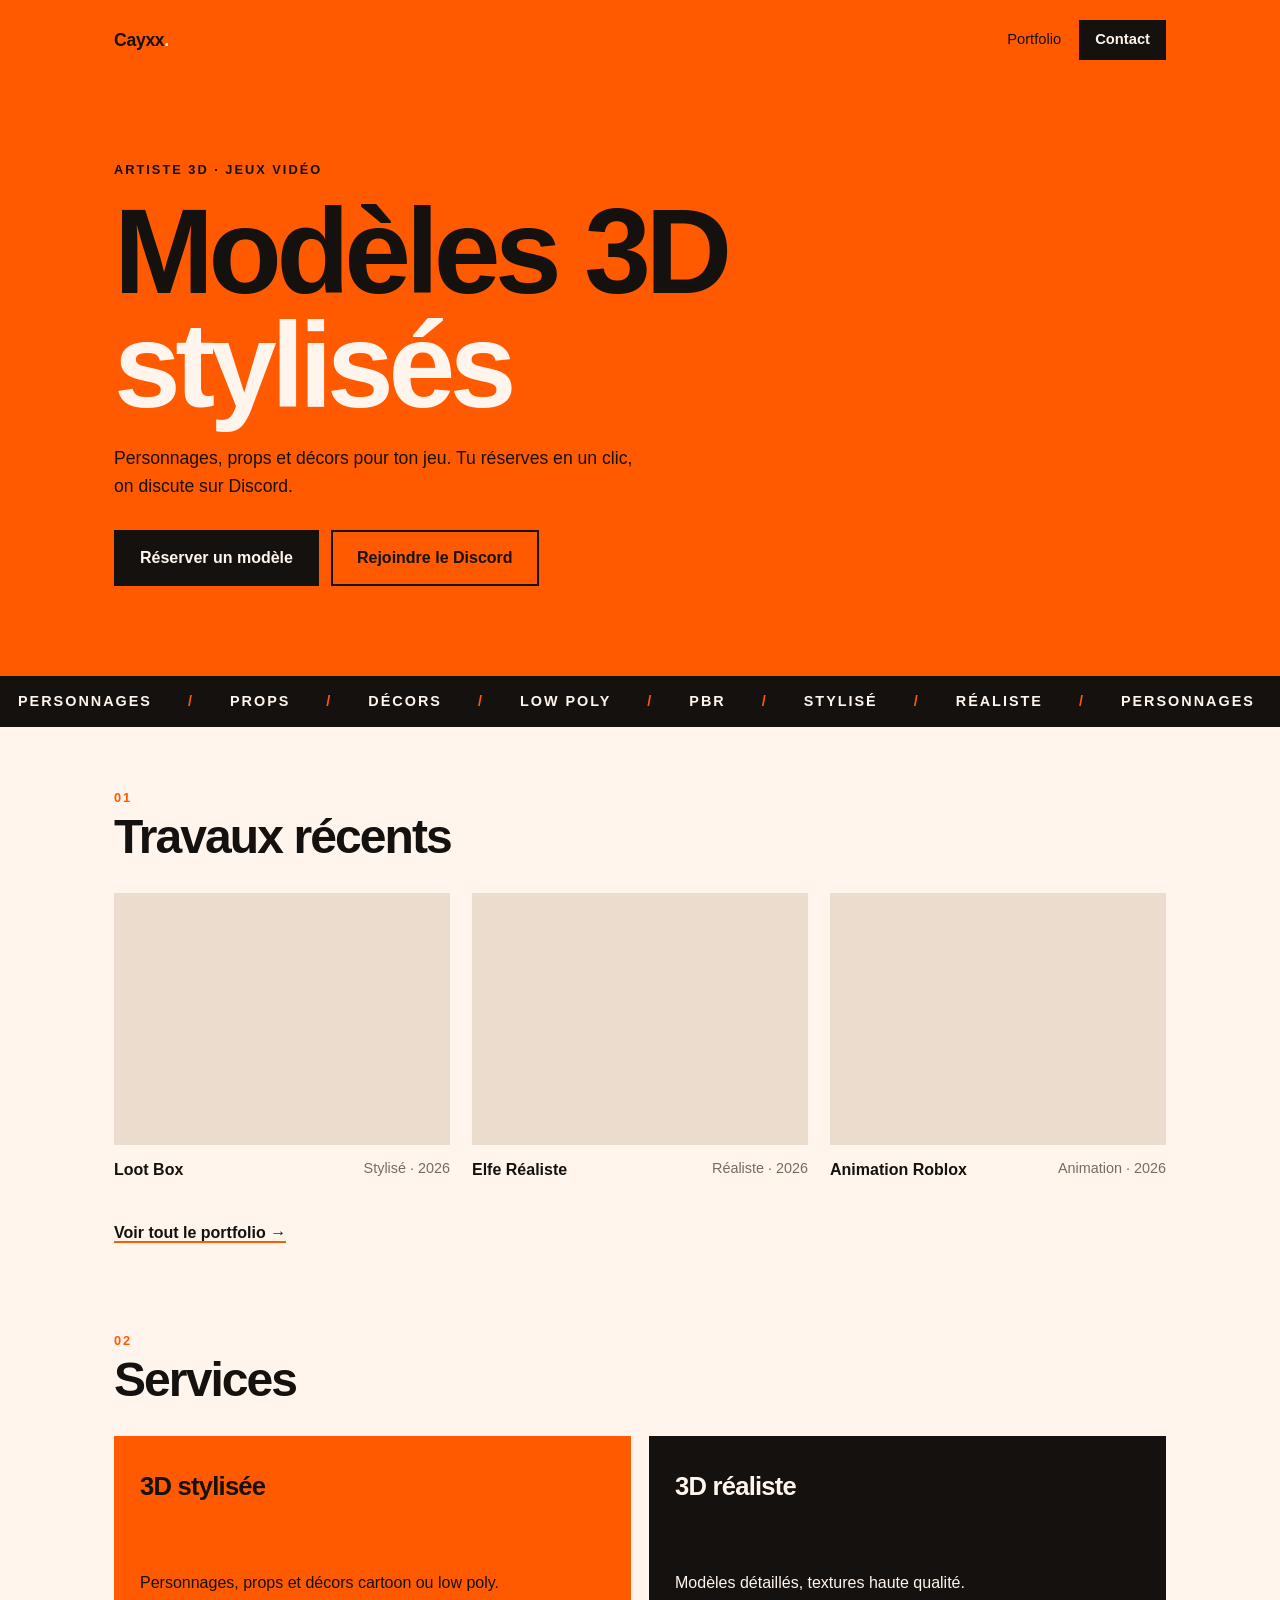
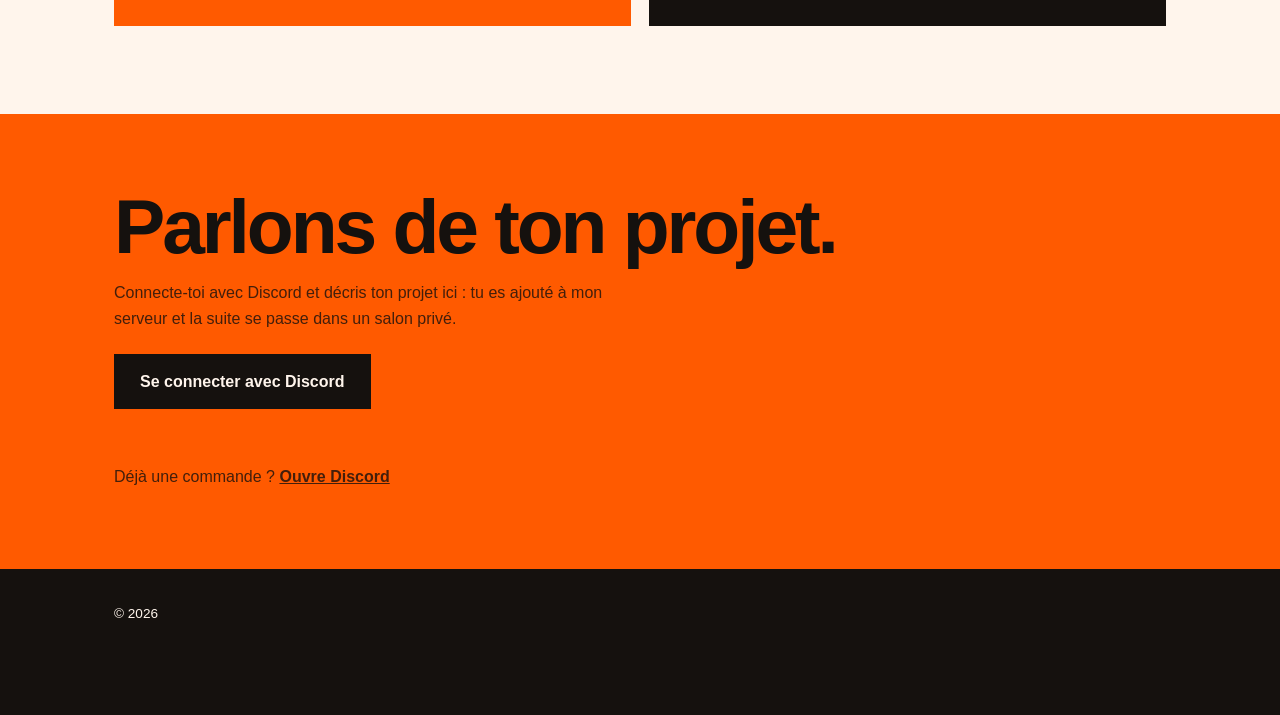
<file: index.html>
<!DOCTYPE html>
<html lang="fr">
<head>
<meta charset="utf-8">
<meta name="viewport" content="width=device-width, initial-scale=1, viewport-fit=cover">
<title>Portfolio 3D</title>
<link rel="stylesheet" href="style.css">
</head>
<body>
<div class="hero">
<header><div class="w"><a class="logo" href="index.html">Portfolio</a><nav><a href="portfolio.html">Portfolio</a><a href="#contact" class="pill">Contact</a></nav></div></header>
<div class="w hero-in">
<p class="kick">Artiste 3D · Jeux vidéo</p>
<h1>Modèles 3D<br><span id="mot">stylisés</span></h1>
<p class="lead">Personnages, props et décors pour ton jeu. Tu réserves en un clic, on discute sur Discord.</p>
<div class="cta"><a class="btn cta-login" href="#contact">Réserver un modèle</a><a class="btn line dlink" href="#">Rejoindre le Discord</a></div>
</div>
</div>
<div class="mq"><div><span>Personnages</span><span>/</span><span>Props</span><span>/</span><span>Décors</span><span>/</span><span>Low poly</span><span>/</span><span>PBR</span><span>/</span><span>Stylisé</span><span>/</span><span>Réaliste</span><span>/</span><span>Personnages</span><span>/</span><span>Props</span><span>/</span><span>Décors</span><span>/</span><span>Low poly</span><span>/</span><span>PBR</span><span>/</span><span>Stylisé</span><span>/</span><span>Réaliste</span><span>/</span></div></div>
<main class="w">
<section class="rv"><h2><i>01</i>Travaux récents</h2><div class="grid" id="recents"></div><p class="plus"><a href="portfolio.html">Voir tout le portfolio →</a></p></section>
<section class="rv"><h2><i>02</i>Services</h2><div class="svc"><div class="b1"><b>3D stylisée</b><span>Personnages, props et décors cartoon ou low poly.</span></div><div class="b2"><b>3D réaliste</b><span>Modèles détaillés, textures haute qualité.</span></div></div></section>
</main>
<section id="contact" class="contact"><div class="w rv">
<h2>Parlons de ton projet.</h2>
<p class="mut">Connecte-toi avec Discord et décris ton projet ici : tu es ajouté à mon serveur et la suite se passe dans un salon privé.</p>
<div id="login"><a class="btn" id="bl" href="#contact">Se connecter avec Discord</a></div>
<form id="f" hidden>
<div id="who" class="mut"></div>
<select name="service"><option>3D stylisée</option><option>3D réaliste</option><option>Autre demande</option></select>
<input name="date" placeholder="Date souhaitée (ex : samedi soir)">
<textarea name="projet" rows="4" placeholder="Décris ton projet" required></textarea>
<button class="btn" type="submit">Envoyer ma demande</button>
</form>
<div id="msg"></div>
<div id="ok" hidden><p><b>Demande envoyée.</b> Tu seras notifié sur Discord dès qu’elle est acceptée, dans ton salon privé.</p><a class="btn dlink" href="#">Ouvrir Discord</a></div>
<p class="mut">Déjà une commande ? <a class="dlink" href="#">Ouvre Discord</a></p>
</div></section>
<footer><div class="w">© <span id="an"></span></div></footer>
<a class="fab" href="#contact">Me contacter</a>
<script src="config.js"></script><script src="modeles.js"></script><script src="app.js"></script>
</body>
</html>
</file>
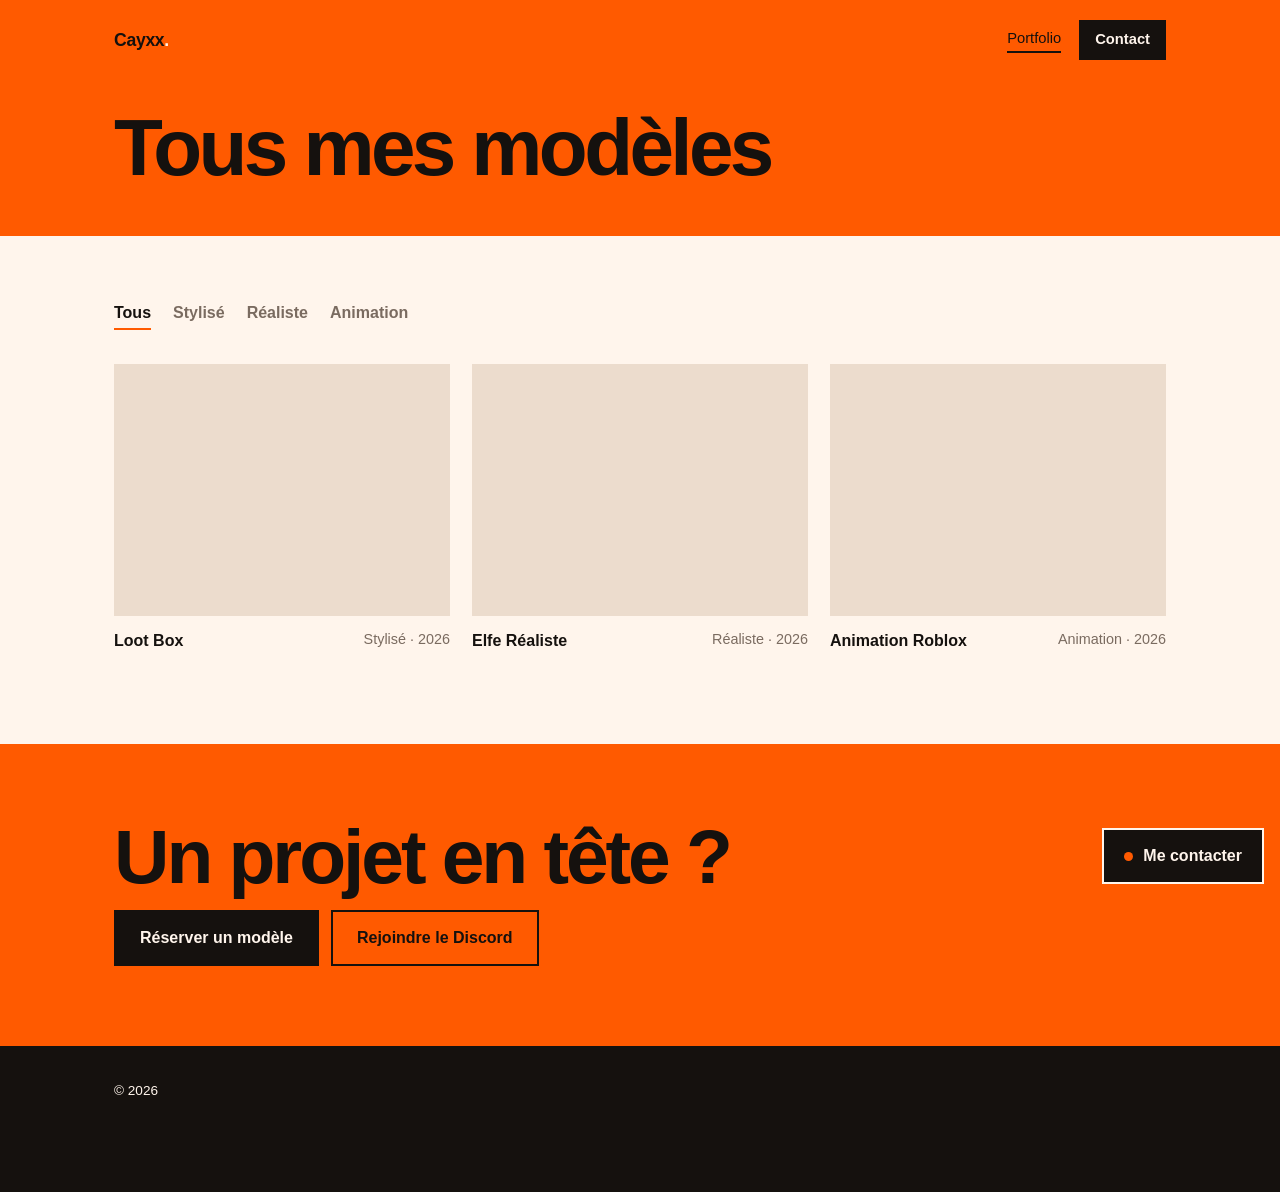
<file: portfolio.html>
<!DOCTYPE html>
<html lang="fr">
<head>
<meta charset="utf-8">
<meta name="viewport" content="width=device-width, initial-scale=1, viewport-fit=cover">
<title>Portfolio 3D · Tous les modèles</title>
<link rel="stylesheet" href="style.css">
</head>
<body>
<div class="hero small">
<header><div class="w"><a class="logo" href="index.html">Portfolio</a><nav><a href="portfolio.html" class="on">Portfolio</a><a href="index.html#contact" class="pill">Contact</a></nav></div></header>
<div class="w hero-in"><h1>Tous mes modèles</h1></div>
</div>
<main class="w">
<section><div class="filtres" id="filtres"></div><div class="grid" id="tous"></div></section>
</main>
<section class="contact"><div class="w rv"><h2>Un projet en tête ?</h2><div class="cta"><a class="btn cta-login" href="index.html#contact">Réserver un modèle</a><a class="btn line dlink" href="#">Rejoindre le Discord</a></div></div></section>
<footer><div class="w">© <span id="an"></span></div></footer>
<a class="fab" href="index.html#contact">Me contacter</a>
<script src="config.js"></script><script src="modeles.js"></script><script src="app.js"></script>
</body>
</html>
</file>
<file: style.css>
:root{--or:#ff5a00;--ink:#15110e;--cr:#fff5ec;--bg:#fff5ec;--tx:#15110e;--mut:#7a6b60;--line:#ecdccd;color-scheme:light;box-sizing:border-box}
@media (prefers-color-scheme:dark){:root{--bg:#0f0c0a;--tx:#fff5ec;--mut:#a39587;--line:#2d241e;color-scheme:dark}}
*{box-sizing:border-box}
[hidden]{display:none!important}
html{scroll-behavior:smooth}
body{margin:0;background:var(--bg);color:var(--tx);font:16px/1.6 "Helvetica Neue",Helvetica,Arial,system-ui,sans-serif;-webkit-font-smoothing:antialiased;overflow-x:hidden}
a{color:inherit}
.w{max-width:1100px;margin:0 auto;padding:0 24px}
.mut{color:var(--mut);margin:0}
/* Hero orange */
.hero{background:var(--or);color:var(--ink)}
header{padding:calc(env(safe-area-inset-top,0px) + 20px) 0}
header .w{display:flex;justify-content:space-between;align-items:center;gap:14px}
.logo{font-weight:800;text-decoration:none;font-size:1.1rem;letter-spacing:-.3px}
.logo i{font-style:normal;color:var(--cr)}
nav{display:flex;align-items:center;gap:18px}
nav a{text-decoration:none;font-size:.92rem;font-weight:500}
nav a.on{border-bottom:2px solid var(--ink)}
nav .pill{background:var(--ink);color:var(--cr);padding:8px 16px;font-weight:700}
.hero-in{padding-top:clamp(28px,8vw,80px);padding-bottom:clamp(44px,9vw,90px)}
.kick{margin:0 0 14px;font-size:.8rem;font-weight:700;text-transform:uppercase;letter-spacing:2px}
.hero h1{font-size:clamp(3rem,13vw,7.5rem);line-height:.95;letter-spacing:-.045em;margin:0 0 22px;font-weight:800}
#mot{display:inline-block;color:var(--cr);transition:opacity .3s ease,transform .3s ease}
.lead{max-width:520px;font-size:1.1rem;margin:0 0 30px}
.cta{display:flex;gap:12px;flex-wrap:wrap}
.hero.small .hero-in{padding-top:30px;padding-bottom:50px}
.hero.small h1{font-size:clamp(2.4rem,9vw,5rem);margin:0}
/* Boutons */
.btn{display:inline-block;border:2px solid var(--ink);background:var(--ink);color:var(--cr);padding:13px 24px;font:inherit;font-weight:700;text-decoration:none;cursor:pointer;transition:transform .15s,box-shadow .15s,background .15s}
.btn:hover{transform:translate(-3px,-3px);box-shadow:5px 5px 0 var(--or)}
.btn.line{background:transparent;color:var(--ink)}
.hero .btn:hover,.contact .btn:hover{box-shadow:5px 5px 0 var(--cr)}
.btn:active{transform:none;box-shadow:none}
/* Bandeau */
.mq{overflow:hidden;background:#15110e;color:var(--cr);padding:14px 0;white-space:nowrap;font-weight:700;text-transform:uppercase;letter-spacing:2px;font-size:.9rem}
.mq div{display:inline-block;animation:mq 26s linear infinite}
.mq span{margin:0 18px}.mq span:nth-child(even){color:var(--or)}
@keyframes mq{to{transform:translateX(-50%)}}
/* Sections */
main section{padding:64px 0 24px}
h2{font-size:clamp(1.8rem,5vw,3rem);line-height:1.05;letter-spacing:-.04em;margin:0 0 30px;font-weight:800}
h2 i{display:block;font-style:normal;color:var(--or);font-size:.8rem;letter-spacing:2px;margin-bottom:8px}
.grid{display:grid;gap:40px 22px;grid-template-columns:repeat(auto-fill,minmax(290px,1fr))}
.item{cursor:pointer}
.stage{position:relative;aspect-ratio:4/3;overflow:hidden;background:var(--line)}
.stage>*{position:absolute;inset:0;width:100%;height:100%;object-fit:cover;transition:opacity 1s ease,transform .7s ease}
.stage .ph{opacity:0}.stage.photo .ph{opacity:1}.stage.photo video{opacity:0}
.item:hover .stage>*{transform:scale(1.05)}
.cap{display:flex;justify-content:space-between;gap:10px;padding-top:12px}
.cap b{border-bottom:2px solid transparent;transition:border-color .2s}
.item:hover .cap b{border-color:var(--or)}
.cap span{color:var(--mut);font-size:.9rem}
.plus{margin:36px 0 0;font-weight:700}
.plus a{text-decoration:none;border-bottom:2px solid var(--or)}
.svc{display:grid;grid-template-columns:repeat(auto-fit,minmax(260px,1fr));gap:18px}
.svc div{padding:30px 26px;min-height:190px;display:flex;flex-direction:column;justify-content:space-between;transition:transform .25s}
.svc div:hover{transform:translateY(-6px)}
.svc b{font-size:1.6rem;letter-spacing:-.03em}
.svc .b1{background:var(--or);color:var(--ink)}
.svc .b2{background:#15110e;color:var(--cr)}
.filtres{margin-bottom:34px;display:flex;gap:22px;flex-wrap:wrap}
.filtres button{background:none;border:0;border-bottom:2px solid transparent;color:var(--mut);padding:0 0 3px;font:inherit;font-weight:700;cursor:pointer}
.filtres button.on{color:var(--tx);border-color:var(--or)}
/* Contact orange */
.contact{background:var(--or);color:var(--ink);padding:72px 0 80px;margin-top:64px}
.contact h2{font-size:clamp(2.2rem,8vw,4.8rem);margin-bottom:14px}
.contact p{max-width:520px}
.contact .mut{color:var(--ink);opacity:.8}
#login{margin:22px 0}
form{display:grid;gap:12px;max-width:480px;margin-top:20px}
input,select,textarea{width:100%;padding:13px;border:2px solid var(--ink);background:var(--cr);color:var(--ink);font:inherit;border-radius:0}
input:focus,select:focus,textarea:focus{outline:0;box-shadow:4px 4px 0 var(--ink)}
#msg{min-height:1.4em;margin:10px 0;font-weight:700}
#ok{margin:20px 0}
.contact a.dlink:not(.btn){font-weight:700}
/* Bouton contact flottant */
.fab{position:fixed;right:16px;bottom:calc(env(safe-area-inset-bottom,0px) + 16px);z-index:30;background:var(--ink);color:var(--cr);border:2px solid var(--cr);padding:13px 20px;font-weight:700;text-decoration:none;transition:opacity .3s,transform .3s;display:flex;align-items:center;gap:10px}
.fab::before{content:"";width:9px;height:9px;border-radius:50%;background:var(--or);animation:pulse 1.6s ease-in-out infinite}
@keyframes pulse{50%{transform:scale(1.7);opacity:.4}}
.fab.off{opacity:0;transform:translateY(20px);pointer-events:none}
/* Aperçu */
dialog{border:0;padding:0;width:min(900px,94vw);max-height:92vh;overflow:auto;background:var(--bg);color:var(--tx)}
dialog::backdrop{background:rgba(0,0,0,.75)}
dialog .dlg{padding:14px}
dialog .stage{aspect-ratio:16/9}
dialog .item:hover .stage>*,dialog .stage:hover>*{transform:none}
dialog h3{margin:14px 0 2px}
dialog p{margin:0;color:var(--mut)}
.x{display:block;margin:0 0 10px auto;background:none;border:0;color:var(--tx);font-size:1.2rem;cursor:pointer}
footer{background:#15110e;color:var(--cr);padding:34px 0 calc(env(safe-area-inset-bottom,0px) + 90px);font-size:.85rem}
/* Apparition au scroll */
.rv{opacity:0;transform:translateY(30px);transition:opacity .7s ease,transform .7s ease}
.rv.in{opacity:1;transform:none}
@media (prefers-reduced-motion:reduce){.rv{opacity:1;transform:none;transition:none}.mq div,.fab::before{animation:none}.stage>*,#mot{transition:none}html{scroll-behavior:auto}}
</file>
